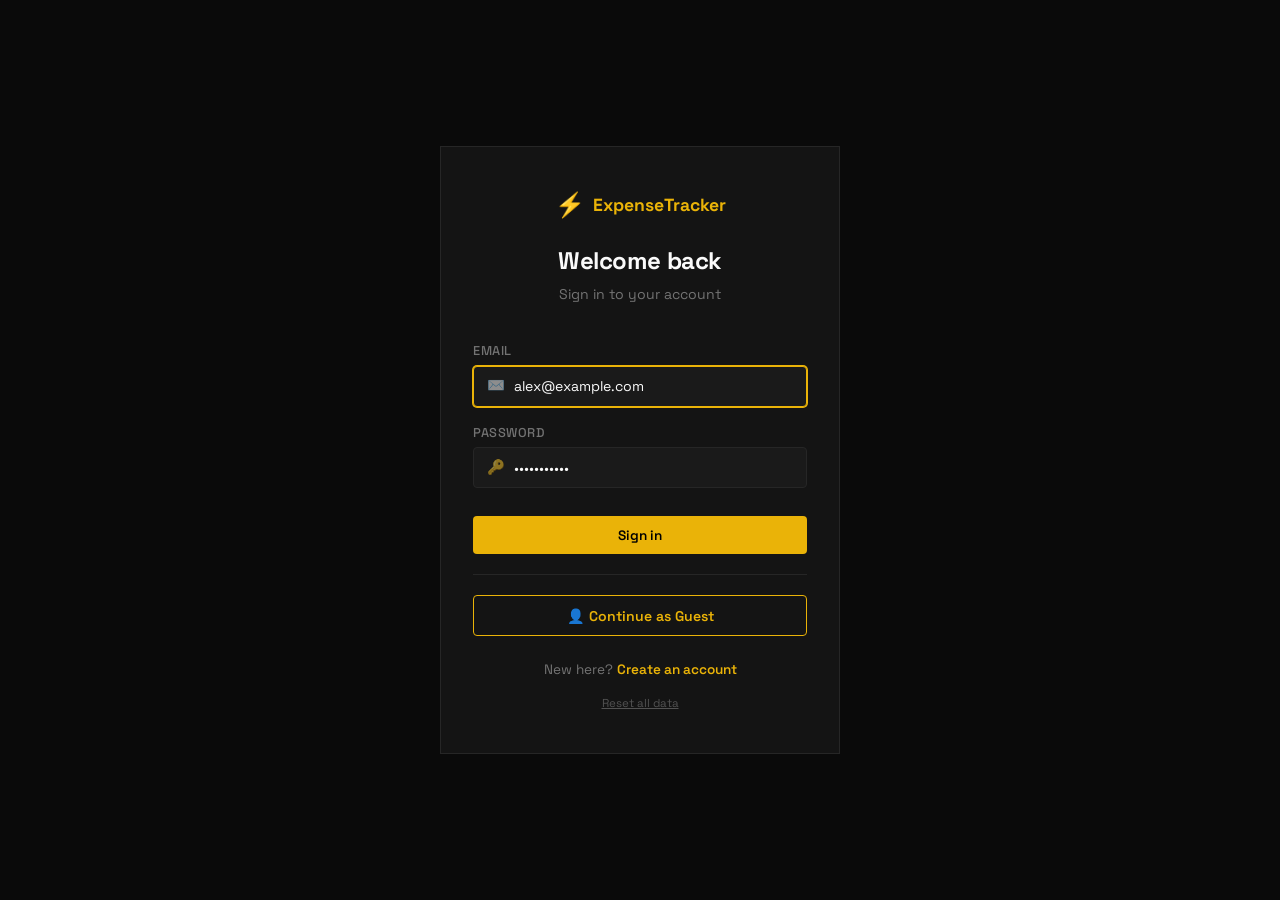
<file: index.html>
<!DOCTYPE html>
<html lang="en">
<head>
    <meta charset="UTF-8">
    <meta http-equiv="refresh" content="0; url=08_Instant_Browser_App_NoServer/login.html">
    <title>ExpenseTracker — Redirecting...</title>
</head>
<body>
    <p>Opening ExpenseTracker... If not redirected, <a href="08_Instant_Browser_App_NoServer/login.html">click here to open the application</a>.</p>
</body>
</html>
</file>
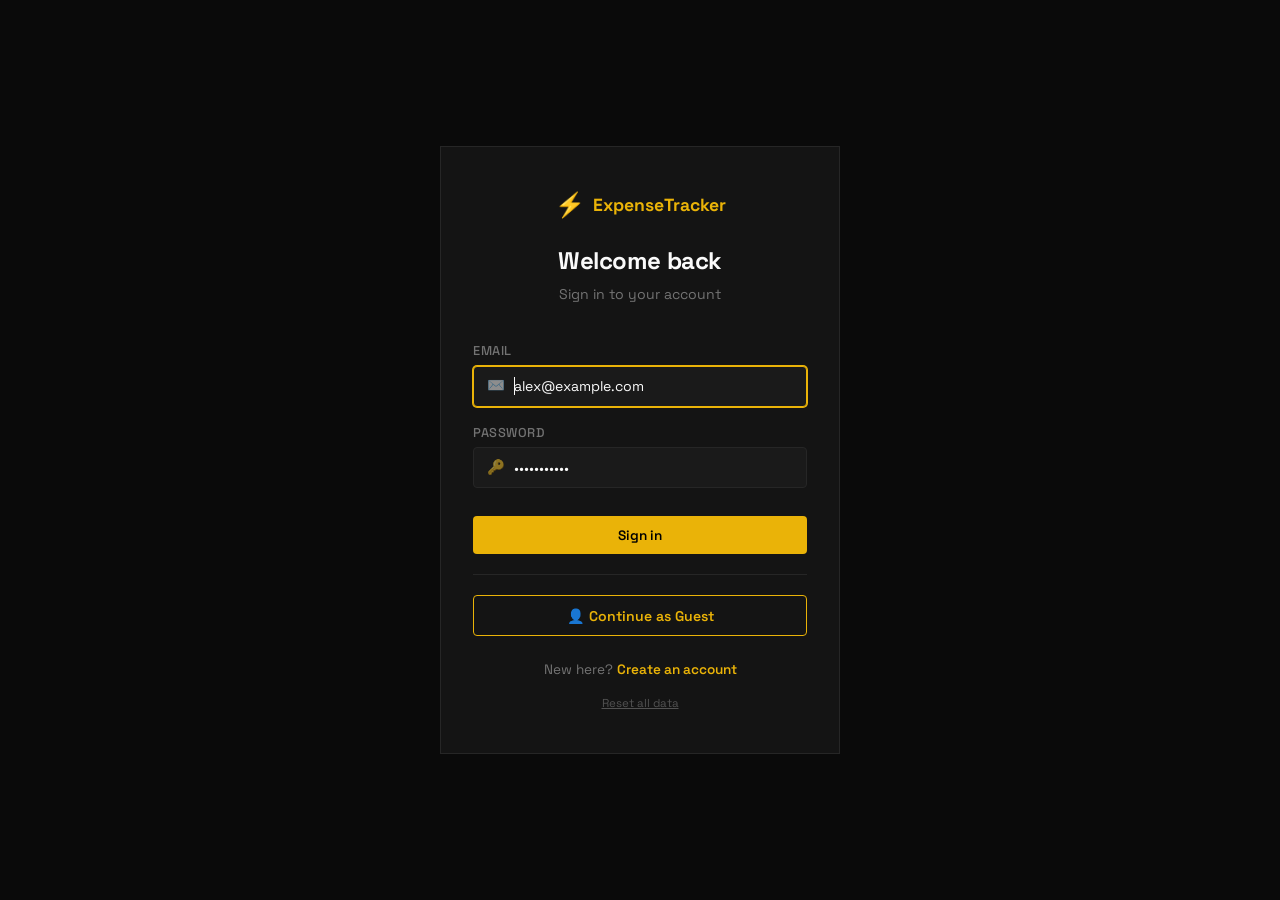
<file: 08_Instant_Browser_App_NoServer/index.html>
<!DOCTYPE html>
<html lang="en">
<head>
    <meta charset="UTF-8">
    <meta http-equiv="refresh" content="0; url=login.html">
    <title>ExpenseTracker — Redirecting...</title>
</head>
<body>
    <p>Opening ExpenseTracker... If not redirected, <a href="login.html">click here to open the application</a>.</p>
</body>
</html>
</file>
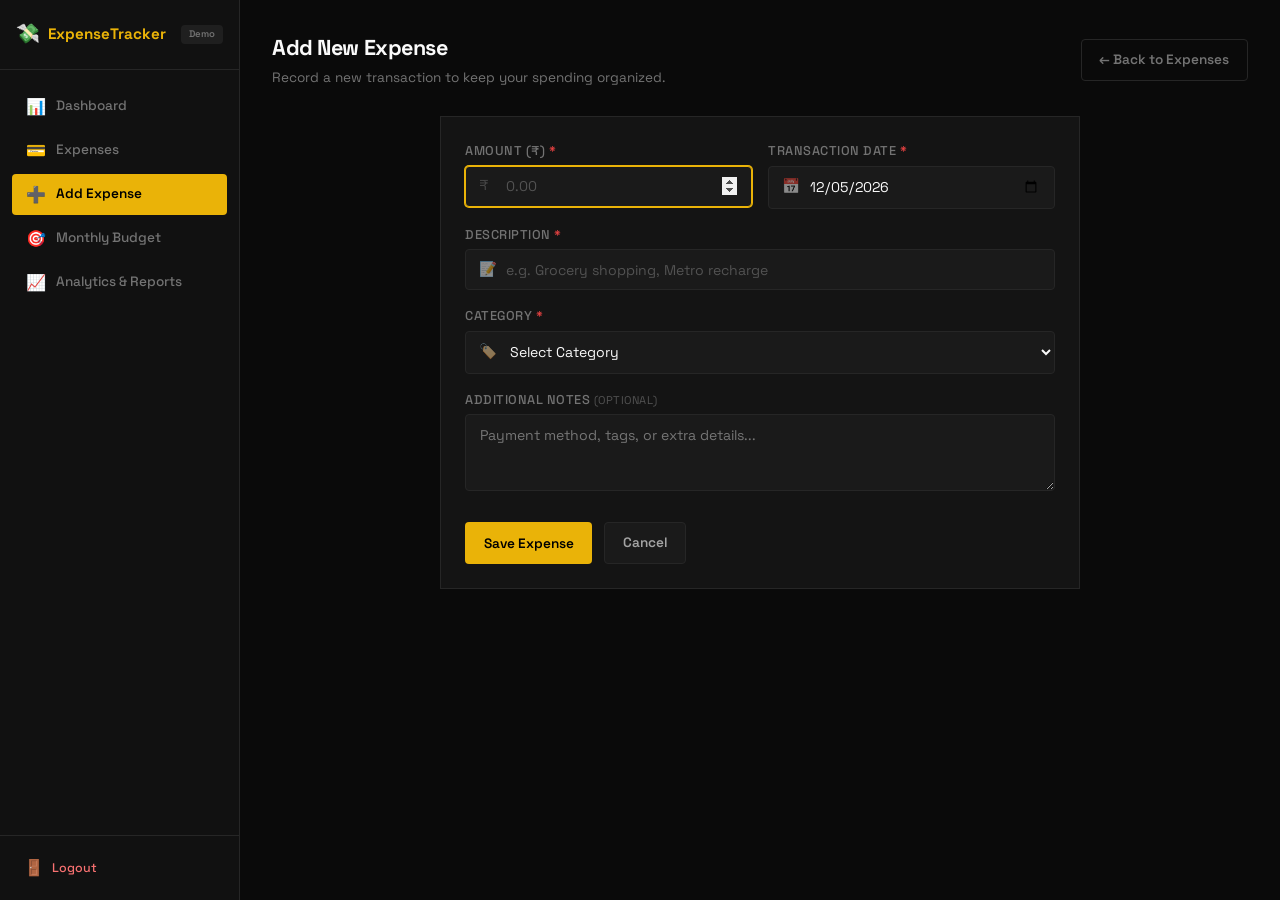
<file: 08_Instant_Browser_App_NoServer/add-expense.html>
<!DOCTYPE html>
<html lang="en">
<head>
    <meta charset="UTF-8">
    <meta name="viewport" content="width=device-width, initial-scale=1.0">
    <title>Add Expense — ExpenseTracker</title>
    <link rel="preconnect" href="https://fonts.googleapis.com">
    <link rel="preconnect" href="https://fonts.gstatic.com" crossorigin>
    <link href="https://fonts.googleapis.com/css2?family=Space+Grotesk:wght@400;500;600;700&display=swap" rel="stylesheet">
    <link rel="stylesheet" href="css/style.css">
</head>
<body class="app-body">
    <div class="app-layout">
        <!-- Sidebar Navigation -->
        <aside class="app-sidebar" id="appSidebar">
            <div class="sidebar-brand">
                <div class="brand-logo"><span class="logo-icon">💸</span><span class="brand-name">ExpenseTracker</span></div>
                <span class="badge-tag badge-subtle">Demo</span>
            </div>
            <nav class="sidebar-nav">
                <ul class="nav-list">
                    <li class="nav-item"><a href="dashboard.html" class="nav-link"><span class="nav-icon">📊</span><span class="nav-label">Dashboard</span></a></li>
                    <li class="nav-item"><a href="expenses.html" class="nav-link"><span class="nav-icon">💳</span><span class="nav-label">Expenses</span></a></li>
                    <li class="nav-item"><a href="add-expense.html" class="nav-link active"><span class="nav-icon">➕</span><span class="nav-label">Add Expense</span></a></li>
                    <li class="nav-item"><a href="budget.html" class="nav-link"><span class="nav-icon">🎯</span><span class="nav-label">Monthly Budget</span></a></li>
                    <li class="nav-item"><a href="reports.html" class="nav-link"><span class="nav-icon">📈</span><span class="nav-label">Analytics & Reports</span></a></li>
                </ul>
            </nav>
            <div class="sidebar-footer">
                <a href="#" onclick="AppStorage.logout()" class="btn-logout"><span class="nav-icon">🚪</span><span class="nav-label">Logout</span></a>
            </div>
        </aside>

        <!-- Main Content -->
        <main class="app-main">
            <div class="page-header">
                <div>
                    <h1 class="page-title">Add New Expense</h1>
                    <p class="page-subtitle">Record a new transaction to keep your spending organized.</p>
                </div>
                <div class="header-actions">
                    <a href="expenses.html" class="btn btn-ghost"><span>← Back to Expenses</span></a>
                </div>
            </div>

            <div class="form-container-card">
                <div class="card form-card">
                    <form id="addExpenseForm">
                        <div class="form-grid-2">
                            <div class="form-group">
                                <label for="amount">Amount (₹) <span class="required">*</span></label>
                                <div class="input-wrapper">
                                    <span class="input-icon">₹</span>
                                    <input type="number" id="amount" step="0.01" min="0.01" placeholder="0.00" required autofocus>
                                </div>
                            </div>

                            <div class="form-group">
                                <label for="date">Transaction Date <span class="required">*</span></label>
                                <div class="input-wrapper">
                                    <span class="input-icon">📅</span>
                                    <input type="date" id="date" required>
                                </div>
                            </div>
                        </div>

                        <div class="form-group">
                            <label for="description">Description <span class="required">*</span></label>
                            <div class="input-wrapper">
                                <span class="input-icon">📝</span>
                                <input type="text" id="description" placeholder="e.g. Grocery shopping, Metro recharge" required>
                            </div>
                        </div>

                        <div class="form-group">
                            <label for="category">Category <span class="required">*</span></label>
                            <div class="input-wrapper">
                                <span class="input-icon">🏷️</span>
                                <select id="category" class="form-select" required>
                                    <option value="" disabled selected>Select Category</option>
                                    <option value="Food">Food</option>
                                    <option value="Transport">Transport</option>
                                    <option value="Education">Education</option>
                                    <option value="Shopping">Shopping</option>
                                    <option value="Entertainment">Entertainment</option>
                                    <option value="Bills">Bills</option>
                                    <option value="Health">Health</option>
                                    <option value="Other">Other</option>
                                </select>
                            </div>
                        </div>

                        <div class="form-group">
                            <label for="notes">Additional Notes <span class="optional">(Optional)</span></label>
                            <textarea id="notes" rows="3" class="form-textarea" placeholder="Payment method, tags, or extra details..."></textarea>
                        </div>

                        <div class="form-actions">
                            <button type="submit" class="btn btn-primary"><span>Save Expense</span></button>
                            <a href="expenses.html" class="btn btn-secondary">Cancel</a>
                        </div>
                    </form>
                </div>
            </div>
        </main>
    </div>

    <script src="js/storage.js"></script>
    <script>
        document.getElementById('date').value = new Date().toISOString().split('T')[0];

        document.getElementById('addExpenseForm').addEventListener('submit', (e) => {
            e.preventDefault();
            const exp = {
                amount: document.getElementById('amount').value,
                date: document.getElementById('date').value,
                description: document.getElementById('description').value.trim(),
                category: document.getElementById('category').value,
                notes: document.getElementById('notes').value.trim()
            };

            AppStorage.addExpense(exp);
            window.location.href = 'expenses.html';
        });
    </script>
</body>
</html>
</file>
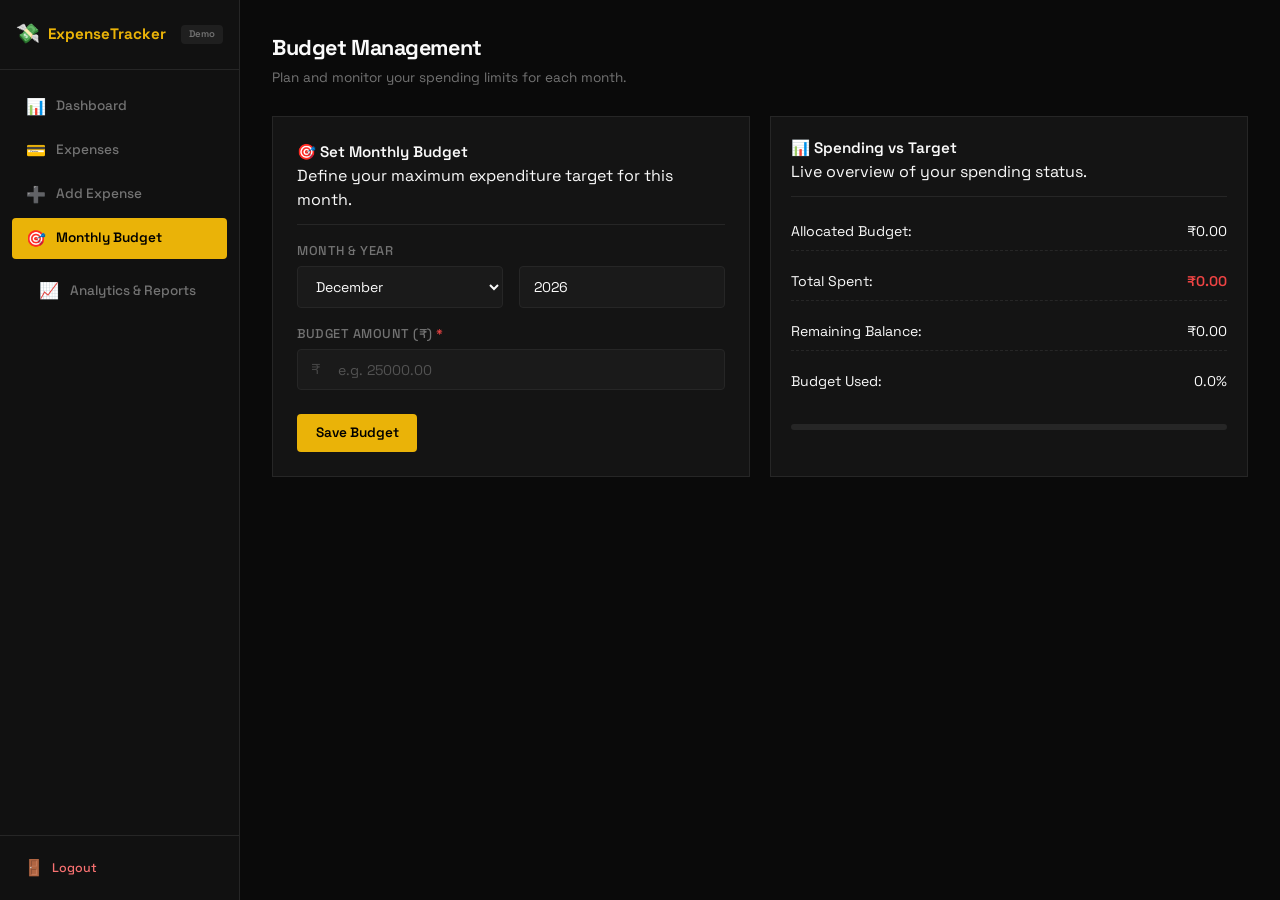
<file: 08_Instant_Browser_App_NoServer/budget.html>
<!DOCTYPE html>
<html lang="en">
<head>
    <meta charset="UTF-8">
    <meta name="viewport" content="width=device-width, initial-scale=1.0">
    <title>Budget Management — ExpenseTracker</title>
    <link rel="preconnect" href="https://fonts.googleapis.com">
    <link rel="preconnect" href="https://fonts.gstatic.com" crossorigin>
    <link href="https://fonts.googleapis.com/css2?family=Space+Grotesk:wght@400;500;600;700&display=swap" rel="stylesheet">
    <link rel="stylesheet" href="css/style.css">
</head>
<body class="app-body">
    <div class="app-layout">
        <!-- Sidebar Navigation -->
        <aside class="app-sidebar" id="appSidebar">
            <div class="sidebar-brand">
                <div class="brand-logo"><span class="logo-icon">💸</span><span class="brand-name">ExpenseTracker</span></div>
                <span class="badge-tag badge-subtle">Demo</span>
            </div>
            <nav class="sidebar-nav">
                <ul class="nav-list">
                    <li class="nav-item"><a href="dashboard.html" class="nav-link"><span class="nav-icon">📊</span><span class="nav-label">Dashboard</span></a></li>
                    <li class="nav-item"><a href="expenses.html" class="nav-link"><span class="nav-icon">💳</span><span class="nav-label">Expenses</span></a></li>
                    <li class="nav-item"><a href="add-expense.html" class="nav-link"><span class="nav-icon">➕</span><span class="nav-label">Add Expense</span></a></li>
                    <li class="nav-item"><a href="budget.html" class="nav-link active"><span class="nav-icon">🎯</span><span class="nav-label">Monthly Budget</span></a></li>
                    <li class="nav-item"><a href="reports.html" class="nav-link"><span class="nav-link"><span class="nav-icon">📈</span><span class="nav-label">Analytics & Reports</span></a></li>
                </ul>
            </nav>
            <div class="sidebar-footer">
                <a href="#" onclick="AppStorage.logout()" class="btn-logout"><span class="nav-icon">🚪</span><span class="nav-label">Logout</span></a>
            </div>
        </aside>

        <!-- Main Content Area -->
        <main class="app-main">
            <div class="page-header">
                <div>
                    <h1 class="page-title">Budget Management</h1>
                    <p class="page-subtitle">Plan and monitor your spending limits for each month.</p>
                </div>
            </div>

            <div id="budgetAlert"></div>

            <div class="grid-2-col">
                <!-- Card 1: Form -->
                <div class="card form-card">
                    <div class="card-header-styled">
                        <h3>🎯 Set Monthly Budget</h3>
                        <p class="text-muted">Define your maximum expenditure target for this month.</p>
                    </div>

                    <form id="budgetForm" class="mt-3">
                        <div class="form-group">
                            <label for="month">Month & Year</label>
                            <div class="form-grid-2">
                                <select id="month" class="form-select">
                                    <option value="1">January</option>
                                    <option value="2">February</option>
                                    <option value="3">March</option>
                                    <option value="4">April</option>
                                    <option value="5">May</option>
                                    <option value="6">June</option>
                                    <option value="7">July</option>
                                    <option value="8">August</option>
                                    <option value="9">September</option>
                                    <option value="10">October</option>
                                    <option value="11">November</option>
                                    <option value="12">December</option>
                                </select>
                                <input type="number" id="year" value="2026" min="2020" max="2035" class="form-input">
                            </div>
                        </div>

                        <div class="form-group">
                            <label for="amount">Budget Amount (₹) <span class="required">*</span></label>
                            <div class="input-wrapper">
                                <span class="input-icon">₹</span>
                                <input type="number" id="amount" step="0.01" min="0.01" placeholder="e.g. 25000.00" required>
                            </div>
                        </div>

                        <div class="form-actions">
                            <button type="submit" class="btn btn-primary"><span>Save Budget</span></button>
                        </div>
                    </form>
                </div>

                <!-- Card 2: Overview -->
                <div class="card status-overview-card">
                    <div class="card-header-styled">
                        <h3>📊 Spending vs Target</h3>
                        <p class="text-muted">Live overview of your spending status.</p>
                    </div>

                    <div class="budget-metrics-list mt-3">
                        <div class="metric-row"><span class="metric-title">Allocated Budget:</span><span class="metric-val" id="dispBudget">₹0.00</span></div>
                        <div class="metric-row"><span class="metric-title">Total Spent:</span><span class="metric-val stat-danger" id="dispSpent">₹0.00</span></div>
                        <div class="metric-row"><span class="metric-title">Remaining Balance:</span><span class="metric-val" id="dispRemaining">₹0.00</span></div>
                        <div class="metric-row"><span class="metric-title">Budget Used:</span><span class="metric-val" id="dispPct">0.0%</span></div>
                    </div>

                    <div class="progress-bar-container mt-4">
                        <div class="progress-bar-fill" id="budgetBar" style="width: 0%;"></div>
                    </div>
                </div>
            </div>
        </main>
    </div>

    <script src="js/storage.js"></script>
    <script>
        const now = new Date();
        document.getElementById('month').value = now.getMonth() + 1;
        document.getElementById('year').value = now.getFullYear();

        function refreshBudgetStatus() {
            const m = parseInt(document.getElementById('month').value);
            const y = parseInt(document.getElementById('year').value);
            const analytics = AppStorage.getMonthlyAnalytics(m, y);

            document.getElementById('amount').value = analytics.budgetAmount > 0 ? analytics.budgetAmount : '';
            document.getElementById('dispBudget').textContent = `₹${analytics.budgetAmount.toFixed(2)}`;
            document.getElementById('dispSpent').textContent = `₹${analytics.totalSpent.toFixed(2)}`;
            document.getElementById('dispRemaining').textContent = `₹${analytics.remainingBudget.toFixed(2)}`;
            document.getElementById('dispPct').textContent = `${analytics.percentageUsed.toFixed(1)}%`;

            const bar = document.getElementById('budgetBar');
            bar.style.width = `${analytics.percentageUsed}%`;
            if (analytics.statusLevel === 'EXCEEDED') bar.className = 'progress-bar-fill bg-danger';
            else if (analytics.statusLevel === 'WARNING') bar.className = 'progress-bar-fill bg-warning';
            else bar.className = 'progress-bar-fill bg-success';
        }

        document.getElementById('month').addEventListener('change', refreshBudgetStatus);
        document.getElementById('year').addEventListener('change', refreshBudgetStatus);

        document.getElementById('budgetForm').addEventListener('submit', (e) => {
            e.preventDefault();
            const m = parseInt(document.getElementById('month').value);
            const y = parseInt(document.getElementById('year').value);
            const amt = parseFloat(document.getElementById('amount').value);

            AppStorage.setBudget(m, y, amt);
            document.getElementById('budgetAlert').innerHTML = `
                <div class="alert alert-success">
                    <span class="alert-icon">✅</span>
                    <span>Monthly budget updated successfully!</span>
                </div>
            `;
            refreshBudgetStatus();
        });

        document.addEventListener('DOMContentLoaded', refreshBudgetStatus);
    </script>
</body>
</html>
</file>
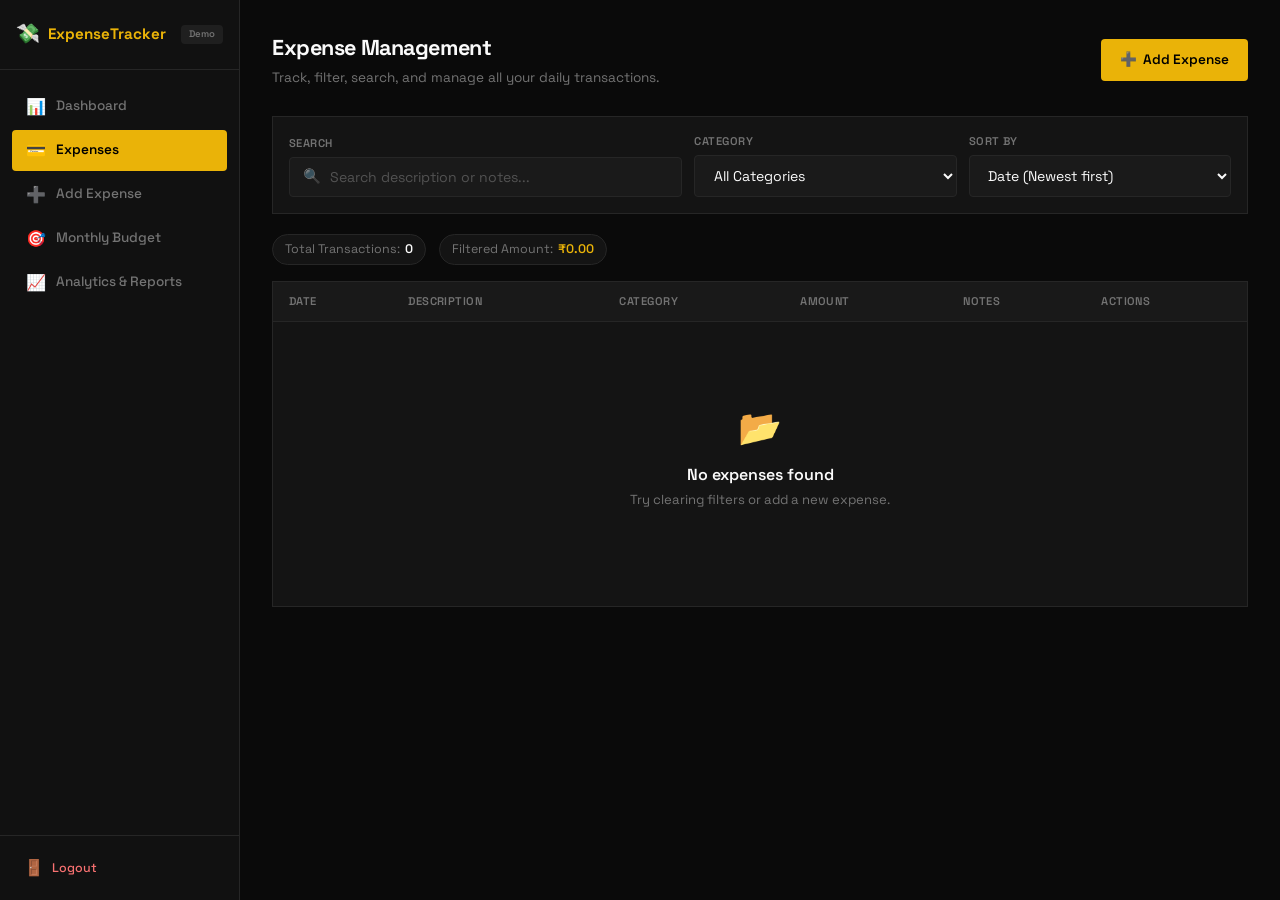
<file: 08_Instant_Browser_App_NoServer/edit-expense.html>
<!DOCTYPE html>
<html lang="en">
<head>
    <meta charset="UTF-8">
    <meta name="viewport" content="width=device-width, initial-scale=1.0">
    <title>Edit Expense — ExpenseTracker</title>
    <link rel="preconnect" href="https://fonts.googleapis.com">
    <link rel="preconnect" href="https://fonts.gstatic.com" crossorigin>
    <link href="https://fonts.googleapis.com/css2?family=Space+Grotesk:wght@400;500;600;700&display=swap" rel="stylesheet">
    <link rel="stylesheet" href="css/style.css">
</head>
<body class="app-body">
    <div class="app-layout">
        <!-- Sidebar Navigation -->
        <aside class="app-sidebar" id="appSidebar">
            <div class="sidebar-brand">
                <div class="brand-logo"><span class="logo-icon">💸</span><span class="brand-name">ExpenseTracker</span></div>
                <span class="badge-tag badge-subtle">Demo</span>
            </div>
            <nav class="sidebar-nav">
                <ul class="nav-list">
                    <li class="nav-item"><a href="dashboard.html" class="nav-link"><span class="nav-icon">📊</span><span class="nav-label">Dashboard</span></a></li>
                    <li class="nav-item"><a href="expenses.html" class="nav-link active"><span class="nav-icon">💳</span><span class="nav-label">Expenses</span></a></li>
                    <li class="nav-item"><a href="add-expense.html" class="nav-link"><span class="nav-icon">➕</span><span class="nav-label">Add Expense</span></a></li>
                    <li class="nav-item"><a href="budget.html" class="nav-link"><span class="nav-icon">🎯</span><span class="nav-label">Monthly Budget</span></a></li>
                    <li class="nav-item"><a href="reports.html" class="nav-link"><span class="nav-icon">📈</span><span class="nav-label">Analytics & Reports</span></a></li>
                </ul>
            </nav>
            <div class="sidebar-footer">
                <a href="#" onclick="AppStorage.logout()" class="btn-logout"><span class="nav-icon">🚪</span><span class="nav-label">Logout</span></a>
            </div>
        </aside>

        <!-- Main Content -->
        <main class="app-main">
            <div class="page-header">
                <div>
                    <h1 class="page-title">Edit Expense</h1>
                    <p class="page-subtitle">Update your transaction details.</p>
                </div>
                <div class="header-actions">
                    <a href="expenses.html" class="btn btn-ghost"><span>← Back to Expenses</span></a>
                </div>
            </div>

            <div class="form-container-card">
                <div class="card form-card">
                    <form id="editExpenseForm">
                        <div class="form-grid-2">
                            <div class="form-group">
                                <label for="amount">Amount (₹) <span class="required">*</span></label>
                                <div class="input-wrapper">
                                    <span class="input-icon">₹</span>
                                    <input type="number" id="amount" step="0.01" min="0.01" required autofocus>
                                </div>
                            </div>

                            <div class="form-group">
                                <label for="date">Transaction Date <span class="required">*</span></label>
                                <div class="input-wrapper">
                                    <span class="input-icon">📅</span>
                                    <input type="date" id="date" required>
                                </div>
                            </div>
                        </div>

                        <div class="form-group">
                            <label for="description">Description <span class="required">*</span></label>
                            <div class="input-wrapper">
                                <span class="input-icon">📝</span>
                                <input type="text" id="description" required>
                            </div>
                        </div>

                        <div class="form-group">
                            <label for="category">Category <span class="required">*</span></label>
                            <div class="input-wrapper">
                                <span class="input-icon">🏷️</span>
                                <select id="category" class="form-select" required>
                                    <option value="Food">Food</option>
                                    <option value="Transport">Transport</option>
                                    <option value="Education">Education</option>
                                    <option value="Shopping">Shopping</option>
                                    <option value="Entertainment">Entertainment</option>
                                    <option value="Bills">Bills</option>
                                    <option value="Health">Health</option>
                                    <option value="Other">Other</option>
                                </select>
                            </div>
                        </div>

                        <div class="form-group">
                            <label for="notes">Additional Notes <span class="optional">(Optional)</span></label>
                            <textarea id="notes" rows="3" class="form-textarea"></textarea>
                        </div>

                        <div class="form-actions">
                            <button type="submit" class="btn btn-primary"><span>Update Expense</span></button>
                            <a href="expenses.html" class="btn btn-secondary">Cancel</a>
                        </div>
                    </form>
                </div>
            </div>
        </main>
    </div>

    <script src="js/storage.js"></script>
    <script>
        const urlParams = new URLSearchParams(window.location.search);
        const expenseId = urlParams.get('id');
        const expense = AppStorage.getExpenseById(expenseId);

        if (!expense) {
            alert('Expense not found.');
            window.location.href = 'expenses.html';
        } else {
            document.getElementById('amount').value = expense.amount;
            document.getElementById('date').value = expense.date;
            document.getElementById('description').value = expense.description;
            document.getElementById('category').value = expense.category;
            document.getElementById('notes').value = expense.notes || '';
        }

        document.getElementById('editExpenseForm').addEventListener('submit', (e) => {
            e.preventDefault();
            const updated = {
                amount: document.getElementById('amount').value,
                date: document.getElementById('date').value,
                description: document.getElementById('description').value.trim(),
                category: document.getElementById('category').value,
                notes: document.getElementById('notes').value.trim()
            };

            AppStorage.updateExpense(expenseId, updated);
            window.location.href = 'expenses.html';
        });
    </script>
</body>
</html>
</file>
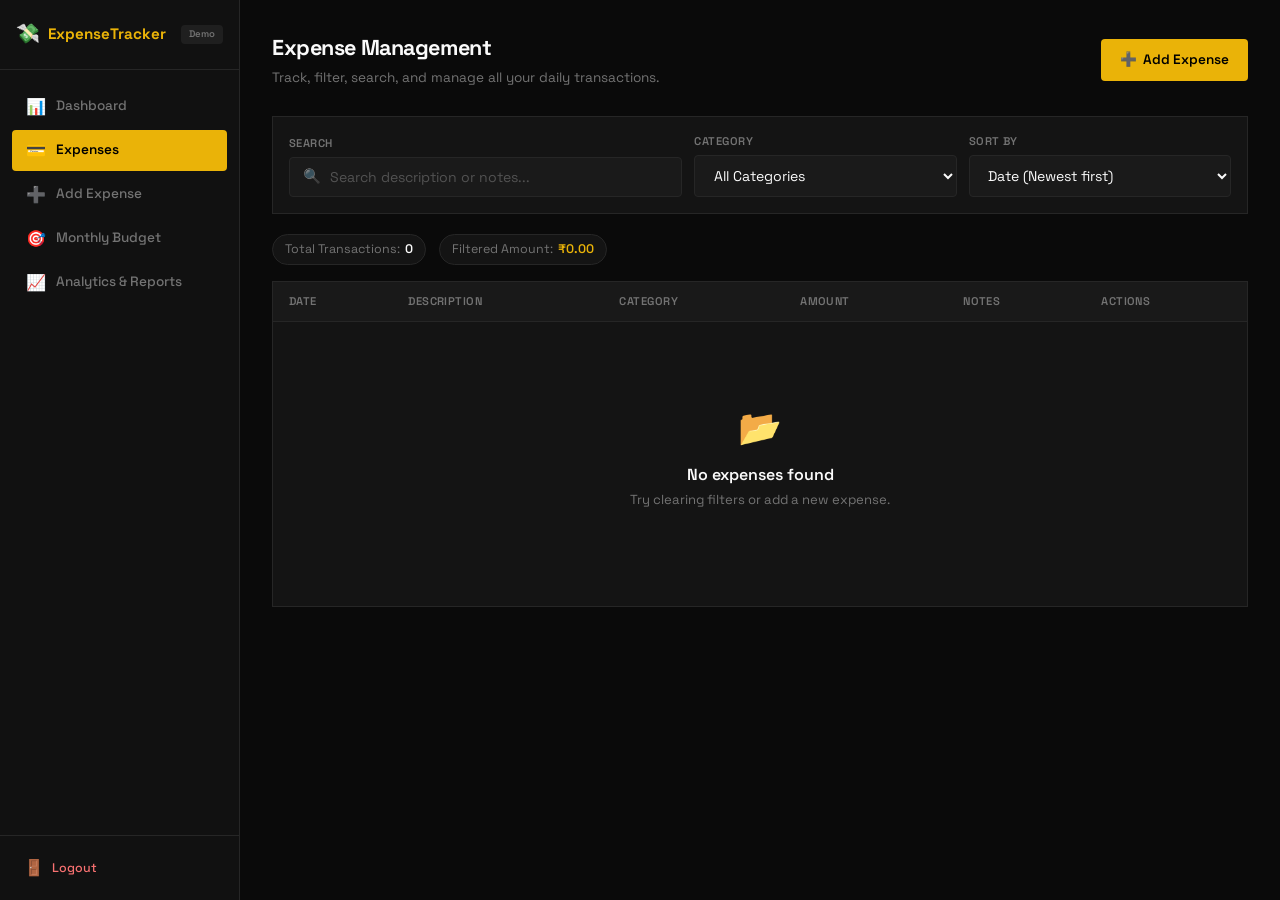
<file: 08_Instant_Browser_App_NoServer/expenses.html>
<!DOCTYPE html>
<html lang="en">
<head>
    <meta charset="UTF-8">
    <meta name="viewport" content="width=device-width, initial-scale=1.0">
    <title>Expense Management — ExpenseTracker</title>
    <link rel="preconnect" href="https://fonts.googleapis.com">
    <link rel="preconnect" href="https://fonts.gstatic.com" crossorigin>
    <link href="https://fonts.googleapis.com/css2?family=Space+Grotesk:wght@400;500;600;700&display=swap" rel="stylesheet">
    <link rel="stylesheet" href="css/style.css">
</head>
<body class="app-body">
    <div class="app-layout">
        <!-- Sidebar Navigation -->
        <aside class="app-sidebar" id="appSidebar">
            <div class="sidebar-brand">
                <div class="brand-logo"><span class="logo-icon">💸</span><span class="brand-name">ExpenseTracker</span></div>
                <span class="badge-tag badge-subtle">Demo</span>
            </div>
            <nav class="sidebar-nav">
                <ul class="nav-list">
                    <li class="nav-item"><a href="dashboard.html" class="nav-link"><span class="nav-icon">📊</span><span class="nav-label">Dashboard</span></a></li>
                    <li class="nav-item"><a href="expenses.html" class="nav-link active"><span class="nav-icon">💳</span><span class="nav-label">Expenses</span></a></li>
                    <li class="nav-item"><a href="add-expense.html" class="nav-link"><span class="nav-icon">➕</span><span class="nav-label">Add Expense</span></a></li>
                    <li class="nav-item"><a href="budget.html" class="nav-link"><span class="nav-icon">🎯</span><span class="nav-label">Monthly Budget</span></a></li>
                    <li class="nav-item"><a href="reports.html" class="nav-link"><span class="nav-icon">📈</span><span class="nav-label">Analytics & Reports</span></a></li>
                </ul>
            </nav>
            <div class="sidebar-footer">
                <a href="#" onclick="AppStorage.logout()" class="btn-logout"><span class="nav-icon">🚪</span><span class="nav-label">Logout</span></a>
            </div>
        </aside>

        <!-- Main Content Area -->
        <main class="app-main">
            <div class="page-header">
                <div>
                    <h1 class="page-title">Expense Management</h1>
                    <p class="page-subtitle">Track, filter, search, and manage all your daily transactions.</p>
                </div>
                <div class="header-actions">
                    <a href="add-expense.html" class="btn btn-primary"><span class="btn-icon">➕</span><span>Add Expense</span></a>
                </div>
            </div>

            <!-- Filters Toolbar -->
            <div class="card toolbar-card">
                <div class="filter-grid">
                    <div class="filter-group filter-search">
                        <label for="query">Search</label>
                        <div class="input-wrapper">
                            <span class="input-icon">🔍</span>
                            <input type="text" id="query" placeholder="Search description or notes...">
                        </div>
                    </div>

                    <div class="filter-group">
                        <label for="category">Category</label>
                        <select id="category" class="form-select">
                            <option value="ALL">All Categories</option>
                            <option value="Food">Food</option>
                            <option value="Transport">Transport</option>
                            <option value="Education">Education</option>
                            <option value="Shopping">Shopping</option>
                            <option value="Entertainment">Entertainment</option>
                            <option value="Bills">Bills</option>
                            <option value="Health">Health</option>
                            <option value="Other">Other</option>
                        </select>
                    </div>

                    <div class="filter-group">
                        <label for="sortBy">Sort By</label>
                        <select id="sortBy" class="form-select">
                            <option value="date_desc">Date (Newest first)</option>
                            <option value="date_asc">Date (Oldest first)</option>
                            <option value="amount_desc">Amount (High to Low)</option>
                            <option value="amount_asc">Amount (Low to High)</option>
                            <option value="desc_asc">Description (A-Z)</option>
                        </select>
                    </div>
                </div>
            </div>

            <!-- Summary Ribbon -->
            <div class="stats-ribbon">
                <div class="stat-pill"><span class="stat-pill-label">Total Transactions:</span><span class="stat-pill-value" id="filteredCount">0</span></div>
                <div class="stat-pill"><span class="stat-pill-label">Filtered Amount:</span><span class="stat-pill-value stat-highlight" id="filteredTotal">₹0.00</span></div>
            </div>

            <!-- Data Table -->
            <div class="card table-card">
                <div class="table-responsive">
                    <table class="data-table">
                        <thead>
                            <tr>
                                <th>Date</th>
                                <th>Description</th>
                                <th>Category</th>
                                <th class="text-right">Amount</th>
                                <th>Notes</th>
                                <th class="text-center">Actions</th>
                            </tr>
                        </thead>
                        <tbody id="expensesTableBody"></tbody>
                    </table>
                </div>
            </div>
        </main>
    </div>

    <script src="js/storage.js"></script>
    <script>
        function renderExpenses() {
            const query = document.getElementById('query').value.toLowerCase().trim();
            const category = document.getElementById('category').value;
            const sortBy = document.getElementById('sortBy').value;

            let list = AppStorage.getExpenses();

            // Filter by search
            if (query) {
                list = list.filter(e => (e.description && e.description.toLowerCase().includes(query)) || (e.notes && e.notes.toLowerCase().includes(query)));
            }

            // Filter by category
            if (category !== 'ALL') {
                list = list.filter(e => e.category === category);
            }

            // Sort
            if (sortBy === 'date_desc') list.sort((a, b) => b.date.localeCompare(a.date));
            else if (sortBy === 'date_asc') list.sort((a, b) => a.date.localeCompare(b.date));
            else if (sortBy === 'amount_desc') list.sort((a, b) => b.amount - a.amount);
            else if (sortBy === 'amount_asc') list.sort((a, b) => a.amount - b.amount);
            else if (sortBy === 'desc_asc') list.sort((a, b) => a.description.localeCompare(b.description));

            // Summary
            const total = list.reduce((sum, e) => sum + parseFloat(e.amount), 0);
            document.getElementById('filteredCount').textContent = list.length;
            document.getElementById('filteredTotal').textContent = `₹${total.toFixed(2)}`;

            // Body
            const tbody = document.getElementById('expensesTableBody');
            if (list.length > 0) {
                tbody.innerHTML = list.map(exp => `
                    <tr>
                        <td class="cell-date"><span class="date-badge">${exp.date}</span></td>
                        <td class="cell-desc"><strong>${exp.description}</strong></td>
                        <td><span class="category-badge cat-${exp.category.toLowerCase()}">${exp.category}</span></td>
                        <td class="text-right cell-amount">₹${parseFloat(exp.amount).toFixed(2)}</td>
                        <td class="cell-notes text-muted">${exp.notes || '—'}</td>
                        <td class="text-center cell-actions">
                            <div class="action-btn-group">
                                <a href="edit-expense.html?id=${exp.id}" class="btn-icon-action btn-edit" title="Edit">✏️</a>
                                <button onclick="handleDelete('${exp.id}', '${exp.description}', ${exp.amount})" class="btn-icon-action btn-delete" title="Delete">🗑️</button>
                            </div>
                        </td>
                    </tr>
                `).join('');
            } else {
                tbody.innerHTML = `<tr><td colspan="6" class="table-empty"><div class="empty-state"><span class="empty-icon">📂</span><h3>No expenses found</h3><p>Try clearing filters or add a new expense.</p></div></td></tr>`;
            }
        }

        function handleDelete(id, desc, amt) {
            if (confirm(`Are you sure you want to delete "${desc}" (₹${parseFloat(amt).toFixed(2)})?`)) {
                AppStorage.deleteExpense(id);
                renderExpenses();
            }
        }

        document.getElementById('query').addEventListener('input', renderExpenses);
        document.getElementById('category').addEventListener('change', renderExpenses);
        document.getElementById('sortBy').addEventListener('change', renderExpenses);

        document.addEventListener('DOMContentLoaded', renderExpenses);
    </script>
</body>
</html>
</file>
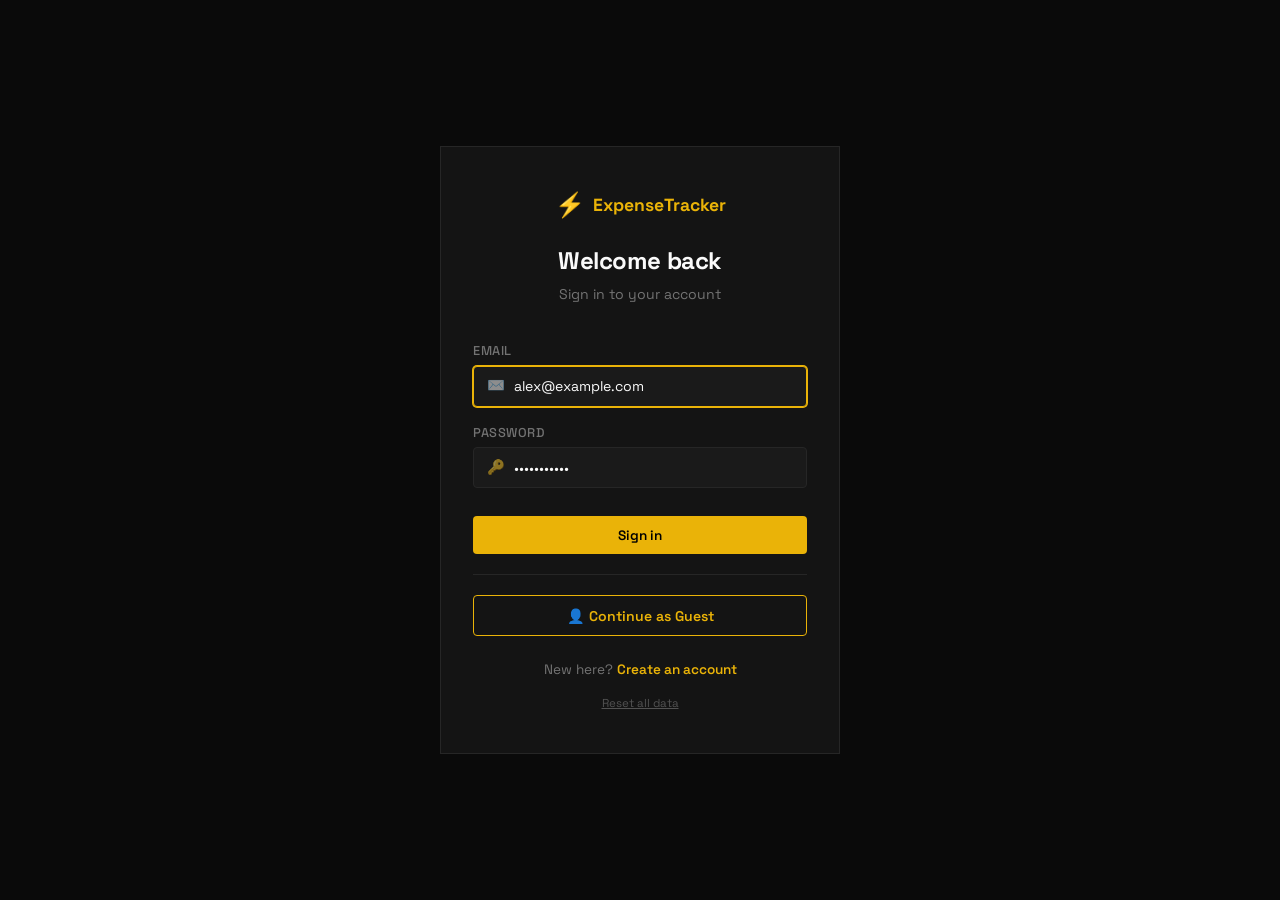
<file: 08_Instant_Browser_App_NoServer/login.html>
<!DOCTYPE html>
<html lang="en">
<head>
    <meta charset="UTF-8">
    <meta name="viewport" content="width=device-width, initial-scale=1.0">
    <title>Login — ExpenseTracker</title>
    <link rel="preconnect" href="https://fonts.googleapis.com">
    <link rel="preconnect" href="https://fonts.gstatic.com" crossorigin>
    <link href="https://fonts.googleapis.com/css2?family=Space+Grotesk:wght@400;500;600;700&display=swap" rel="stylesheet">
    <link rel="stylesheet" href="css/style.css">
</head>
<body class="auth-page">
    <div class="auth-container">
        <div class="auth-card">
            <div class="auth-header">
                <div class="brand-logo">
                    <span class="logo-icon">⚡</span>
                    <span class="brand-name">ExpenseTracker</span>
                </div>
                <h2>Welcome back</h2>
                <p class="auth-subtitle">Sign in to your account</p>
            </div>

            <div id="authAlert"></div>

            <form id="loginForm" class="auth-form">
                <div class="form-group">
                    <label for="email">Email</label>
                    <div class="input-wrapper">
                        <span class="input-icon">✉️</span>
                        <input type="email" id="email" placeholder="you@example.com" required autofocus value="alex@example.com">
                    </div>
                </div>

                <div class="form-group">
                    <label for="password">Password</label>
                    <div class="input-wrapper">
                        <span class="input-icon">🔑</span>
                        <input type="password" id="password" placeholder="••••••••" required value="password123">
                    </div>
                </div>

                <button type="submit" class="btn btn-primary btn-block" style="margin-top: 0.75rem">
                    <span>Sign in</span>
                </button>
            </form>

            <div style="text-align:center; margin-top:1.25rem; padding-top:1.25rem; border-top:1px solid var(--border-color);">
                <button onclick="AppStorage.guestLogin(); window.location.href='dashboard.html';" style="width:100%; padding:0.65rem 1rem; font-size:0.88rem; font-weight:600; font-family:inherit; border-radius:4px; border:1px solid #eab308; background:transparent; color:#eab308; cursor:pointer; display:flex; align-items:center; justify-content:center; gap:0.5rem;">
                    👤 Continue as Guest
                </button>
            </div>

            <div class="auth-footer">
                <p>New here? <a href="register.html" class="auth-link">Create an account</a></p>
                <p style="margin-top: 0.75rem;">
                    <a href="#" onclick="AppStorage.clearAllData(); alert('All data cleared!'); location.reload();" style="font-size: 0.72rem; color: var(--text-subtle); text-decoration: underline;">
                        Reset all data
                    </a>
                </p>
            </div>
        </div>
    </div>

    <script src="js/storage.js"></script>
    <script>
        document.getElementById('loginForm').addEventListener('submit', (e) => {
            e.preventDefault();
            const email = document.getElementById('email').value.trim();
            const password = document.getElementById('password').value;
            const res = AppStorage.login(email, password);
            if (res.success) {
                window.location.href = 'dashboard.html';
            } else {
                document.getElementById('authAlert').innerHTML = `
                    <div class="alert alert-danger">
                        <span>${res.message}</span>
                    </div>
                `;
            }
        });
    </script>
</body>
</html>
</file>
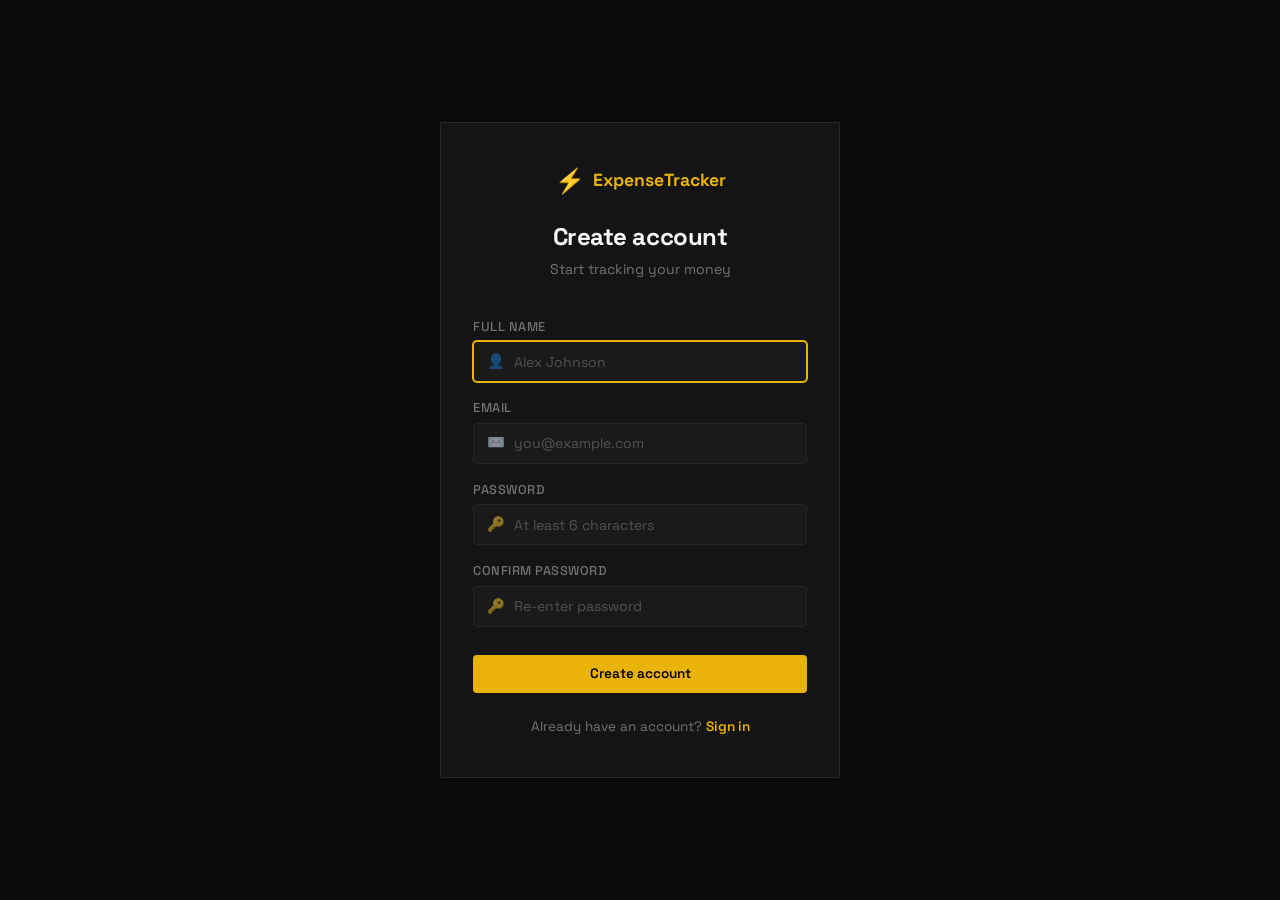
<file: 08_Instant_Browser_App_NoServer/register.html>
<!DOCTYPE html>
<html lang="en">
<head>
    <meta charset="UTF-8">
    <meta name="viewport" content="width=device-width, initial-scale=1.0">
    <title>Create Account — ExpenseTracker</title>
    <link rel="preconnect" href="https://fonts.googleapis.com">
    <link rel="preconnect" href="https://fonts.gstatic.com" crossorigin>
    <link href="https://fonts.googleapis.com/css2?family=Space+Grotesk:wght@400;500;600;700&display=swap" rel="stylesheet">
    <link rel="stylesheet" href="css/style.css">
</head>
<body class="auth-page">
    <div class="auth-container">
        <div class="auth-card">
            <div class="auth-header">
                <div class="brand-logo">
                    <span class="logo-icon">⚡</span>
                    <span class="brand-name">ExpenseTracker</span>
                </div>
                <h2>Create account</h2>
                <p class="auth-subtitle">Start tracking your money</p>
            </div>

            <div id="authAlert"></div>

            <form id="registerForm" class="auth-form">
                <div class="form-group">
                    <label for="name">Full Name</label>
                    <div class="input-wrapper">
                        <span class="input-icon">👤</span>
                        <input type="text" id="name" placeholder="Alex Johnson" required autofocus>
                    </div>
                </div>

                <div class="form-group">
                    <label for="email">Email</label>
                    <div class="input-wrapper">
                        <span class="input-icon">✉️</span>
                        <input type="email" id="email" placeholder="you@example.com" required>
                    </div>
                </div>

                <div class="form-group">
                    <label for="password">Password</label>
                    <div class="input-wrapper">
                        <span class="input-icon">🔑</span>
                        <input type="password" id="password" placeholder="At least 6 characters" required minlength="6">
                    </div>
                </div>

                <div class="form-group">
                    <label for="confirmPassword">Confirm Password</label>
                    <div class="input-wrapper">
                        <span class="input-icon">🔑</span>
                        <input type="password" id="confirmPassword" placeholder="Re-enter password" required minlength="6">
                    </div>
                </div>

                <button type="submit" class="btn btn-primary btn-block" style="margin-top: 0.75rem">
                    <span>Create account</span>
                </button>
            </form>

            <div class="auth-footer">
                <p>Already have an account? <a href="login.html" class="auth-link">Sign in</a></p>
            </div>
        </div>
    </div>

    <script src="js/storage.js"></script>
    <script>
        document.getElementById('registerForm').addEventListener('submit', (e) => {
            e.preventDefault();
            const name = document.getElementById('name').value.trim();
            const email = document.getElementById('email').value.trim();
            const password = document.getElementById('password').value;
            const confirmPassword = document.getElementById('confirmPassword').value;

            if (password !== confirmPassword) {
                document.getElementById('authAlert').innerHTML = '<div class="alert alert-danger"><span>Passwords don\'t match</span></div>';
                return;
            }

            const res = AppStorage.register(name, email, password);
            if (res.success) {
                window.location.href = 'dashboard.html';
            } else {
                document.getElementById('authAlert').innerHTML = `<div class="alert alert-danger"><span>${res.message}</span></div>`;
            }
        });
    </script>
</body>
</html>
</file>
<file: 08_Instant_Browser_App_NoServer/css/style.css>
/* ==========================================================================
   ExpenseTracker — dark & bold theme
   ========================================================================== */

:root {
    --primary: #eab308;
    --primary-hover: #ca8a04;
    --primary-light: rgba(234, 179, 8, 0.1);
    --primary-border: rgba(234, 179, 8, 0.3);

    --accent: #3b82f6;
    --accent-hover: #2563eb;
    --accent-light: rgba(59, 130, 246, 0.1);
    --accent-border: rgba(59, 130, 246, 0.3);

    --success: #22c55e;
    --success-bg: rgba(34, 197, 94, 0.1);
    --success-border: rgba(34, 197, 94, 0.3);
    --success-text: #4ade80;

    --warning: #eab308;
    --warning-bg: rgba(234, 179, 8, 0.1);
    --warning-border: rgba(234, 179, 8, 0.3);
    --warning-text: #facc15;

    --danger: #ef4444;
    --danger-bg: rgba(239, 68, 68, 0.1);
    --danger-border: rgba(239, 68, 68, 0.3);
    --danger-text: #f87171;

    --info: #3b82f6;
    --info-bg: rgba(59, 130, 246, 0.1);
    --info-border: rgba(59, 130, 246, 0.3);
    --info-text: #60a5fa;

    --bg-main: #0a0a0a;
    --bg-card: #141414;
    --bg-input: #1a1a1a;
    --bg-muted: #1a1a1a;
    --sidebar-bg: #111111;
    --sidebar-text: #737373;
    --sidebar-active: #ffffff;
    --sidebar-active-bg: var(--primary);
    --sidebar-border: #262626;

    --text-main: #fafafa;
    --text-secondary: #a3a3a3;
    --text-muted: #737373;
    --text-subtle: #525252;

    --border-color: #262626;
    --border-subtle: #1f1f1f;
    --border-focus: var(--primary);

    --radius-sm: 4px;
    --radius-md: 6px;
    --radius-lg: 8px;
    --radius-full: 9999px;

    --shadow-sm: 0 1px 2px rgba(0,0,0,0.3);
    --shadow-md: 0 4px 12px rgba(0,0,0,0.4);
    --shadow-lg: 0 8px 24px rgba(0,0,0,0.5);
    --shadow-card: 0 1px 3px rgba(0,0,0,0.3);
}

/* Reset */
*, *::before, *::after { box-sizing: border-box; margin: 0; padding: 0; }

::selection {
    background: rgba(234, 179, 8, 0.3);
    color: #facc15;
}

body {
    font-family: 'Space Grotesk', -apple-system, BlinkMacSystemFont, sans-serif;
    background-color: var(--bg-main);
    color: var(--text-main);
    line-height: 1.5;
    -webkit-font-smoothing: antialiased;
}

/* Scrollbar */
::-webkit-scrollbar { width: 6px; }
::-webkit-scrollbar-track { background: transparent; }
::-webkit-scrollbar-thumb { background: #404040; border-radius: var(--radius-full); }
::-webkit-scrollbar-thumb:hover { background: #525252; }

:focus-visible { outline: 2px solid var(--border-focus); outline-offset: 2px; }

a { color: var(--primary); text-decoration: none; }
a:hover { color: var(--primary-hover); }

/* ==========================================================================
   Layout & Sidebar
   ========================================================================== */

.app-layout { display: flex; min-height: 100vh; }

.mobile-navbar {
    display: none;
    position: fixed;
    top: 0; left: 0; right: 0;
    height: 52px;
    background: var(--sidebar-bg);
    color: #fff;
    align-items: center;
    justify-content: space-between;
    padding: 0 1rem;
    z-index: 100;
    border-bottom: 1px solid var(--border-color);
}

.mobile-menu-btn {
    background: transparent;
    border: none;
    color: #fff;
    font-size: 1.3rem;
    cursor: pointer;
}

.app-sidebar {
    width: 240px;
    background-color: var(--sidebar-bg);
    color: var(--sidebar-text);
    display: flex;
    flex-direction: column;
    position: fixed;
    top: 0; bottom: 0; left: 0;
    z-index: 50;
    border-right: 1px solid var(--border-color);
}

.sidebar-brand {
    padding: 1.25rem 1rem;
    display: flex;
    align-items: center;
    gap: 0.5rem;
    border-bottom: 1px solid var(--border-color);
}

.brand-logo {
    display: flex;
    align-items: center;
    gap: 0.5rem;
}

.logo-icon { font-size: 1.2rem; }

.brand-name {
    font-size: 0.95rem;
    font-weight: 700;
    color: var(--primary);
}

.badge-tag { display: inline-flex; align-items: center; justify-content: center; }

.badge-subtle {
    font-size: 0.6rem;
    background: rgba(255,255,255,0.06);
    color: var(--text-muted);
    padding: 2px 8px;
    border-radius: var(--radius-sm);
    font-weight: 600;
    margin-left: auto;
}

.sidebar-nav {
    flex: 1;
    padding: 1rem 0.75rem;
    overflow-y: auto;
}

.nav-list {
    list-style: none;
    display: flex;
    flex-direction: column;
    gap: 0.15rem;
}

.nav-link {
    display: flex;
    align-items: center;
    gap: 0.65rem;
    padding: 0.55rem 0.85rem;
    border-radius: var(--radius-sm);
    color: var(--sidebar-text);
    font-weight: 500;
    font-size: 0.85rem;
    transition: all 0.1s;
    text-decoration: none;
}

.nav-link:hover {
    color: #fff;
    background: rgba(255,255,255,0.04);
}

.nav-link.active {
    color: #000;
    background: var(--primary);
    font-weight: 600;
}

.nav-icon { font-size: 1rem; }

.sidebar-footer {
    padding: 0.85rem;
    border-top: 1px solid var(--border-color);
}

.user-profile-card {
    display: flex;
    align-items: center;
    gap: 0.6rem;
    margin-bottom: 0.65rem;
}

.user-avatar {
    width: 32px; height: 32px;
    background: var(--primary);
    color: #000;
    border-radius: var(--radius-full);
    display: flex;
    align-items: center;
    justify-content: center;
    font-weight: 700;
    font-size: 0.8rem;
}

.user-details { overflow: hidden; }

.user-name {
    display: block;
    font-size: 0.82rem;
    font-weight: 600;
    color: #fff;
}

.user-email {
    display: block;
    font-size: 0.68rem;
    color: var(--text-muted);
}

.btn-logout {
    display: flex;
    align-items: center;
    gap: 0.5rem;
    padding: 0.4rem 0.65rem;
    border-radius: var(--radius-sm);
    color: #f87171;
    font-size: 0.78rem;
    font-weight: 500;
    transition: background 0.1s;
}

.btn-logout:hover { background: rgba(239,68,68,0.1); }

/* Main Content */
.app-main {
    flex: 1;
    margin-left: 240px;
    padding: 2rem;
}

.page-header {
    display: flex;
    align-items: center;
    justify-content: space-between;
    margin-bottom: 1.75rem;
}

.page-title {
    font-size: 1.35rem;
    font-weight: 700;
    letter-spacing: -0.02em;
}

.page-subtitle {
    color: var(--text-muted);
    font-size: 0.85rem;
    margin-top: 0.2rem;
}

/* ==========================================================================
   Cards & KPI
   ========================================================================== */

.card {
    background: var(--bg-card);
    border: 1px solid var(--border-color);
    padding: 1.25rem;
}

.kpi-grid {
    display: grid;
    grid-template-columns: repeat(auto-fit, minmax(200px, 1fr));
    gap: 0.85rem;
    margin-bottom: 1.5rem;
}

.kpi-card {
    background: var(--bg-card);
    border: 1px solid var(--border-color);
    padding: 1.1rem;
    display: flex;
    align-items: flex-start;
    gap: 0.85rem;
    transition: border-color 0.15s;
}

.kpi-card:hover { border-color: #404040; }

.kpi-icon-wrapper {
    width: 36px; height: 36px;
    background: rgba(255,255,255,0.04);
    display: flex;
    align-items: center;
    justify-content: center;
    font-size: 1.1rem;
    flex-shrink: 0;
    border-radius: var(--radius-sm);
}

.kpi-card.card-primary .kpi-icon-wrapper { background: var(--primary-light); }
.kpi-card.card-info .kpi-icon-wrapper { background: var(--info-bg); }
.kpi-card.card-success .kpi-icon-wrapper { background: var(--success-bg); }
.kpi-card.card-warning .kpi-icon-wrapper { background: var(--warning-bg); }
.kpi-card.card-danger .kpi-icon-wrapper { background: var(--danger-bg); }
.kpi-card.card-purple .kpi-icon-wrapper { background: rgba(168,85,247,0.1); }

.kpi-content { flex: 1; overflow: hidden; }

.kpi-label {
    font-size: 0.7rem;
    font-weight: 500;
    text-transform: uppercase;
    letter-spacing: 0.04em;
    color: var(--text-muted);
}

.kpi-value {
    font-size: 1.35rem;
    font-weight: 700;
    color: var(--text-main);
    margin: 0.1rem 0;
    font-variant-numeric: tabular-nums;
}

.kpi-meta { font-size: 0.7rem; color: var(--text-muted); }

/* ==========================================================================
   Budget & Progress
   ========================================================================== */

.budget-progress-card { margin-bottom: 1.5rem; }

.budget-progress-header {
    display: flex;
    align-items: center;
    justify-content: space-between;
    margin-bottom: 0.75rem;
}

.budget-info h4 { font-size: 0.9rem; font-weight: 600; }
.budget-info p { font-size: 0.8rem; color: var(--text-muted); }

.card-header-styled {
    margin-bottom: 1rem;
    padding-bottom: 0.75rem;
    border-bottom: 1px solid var(--border-color);
}

.card-header-styled h3 { font-size: 0.95rem; font-weight: 600; }

.budget-alert-box { margin-top: 0.75rem; }

/* ==========================================================================
   Charts
   ========================================================================== */

.charts-grid {
    display: grid;
    grid-template-columns: repeat(auto-fit, minmax(360px, 1fr));
    gap: 1rem;
    margin-bottom: 1.5rem;
}

.chart-card {
    min-height: 320px;
    display: flex;
    flex-direction: column;
}

.chart-header {
    display: flex;
    align-items: center;
    justify-content: space-between;
    margin-bottom: 1rem;
    padding-bottom: 0.75rem;
    border-bottom: 1px solid var(--border-color);
}

.chart-header h3 { font-size: 0.95rem; font-weight: 600; }

.chart-wrapper, .chart-container {
    flex: 1;
    position: relative;
    width: 100%;
    min-height: 240px;
    display: flex;
    align-items: center;
    justify-content: center;
}

.empty-chart {
    display: flex;
    flex-direction: column;
    align-items: center;
    justify-content: center;
    height: 200px;
    width: 100%;
    background: var(--bg-muted);
    border: 1px dashed var(--border-color);
    color: var(--text-muted);
    text-align: center;
}

.empty-chart span { font-size: 2rem; margin-bottom: 0.5rem; }
.empty-chart p { font-size: 0.82rem; }

/* Progress Bars */
.progress-bar-container {
    width: 100%; height: 6px;
    background-color: var(--border-color);
    border-radius: var(--radius-full);
    overflow: hidden;
}

.progress-bar-sm { height: 5px; }

.progress-bar-fill {
    height: 100%;
    background-color: var(--primary);
    border-radius: var(--radius-full);
}

.bg-success { background-color: var(--success); }
.bg-warning { background-color: var(--warning); }
.bg-danger { background-color: var(--danger); }

/* Status Badges */
.status-badge {
    font-size: 0.65rem;
    font-weight: 600;
    padding: 2px 8px;
    border-radius: var(--radius-sm);
    text-transform: uppercase;
    letter-spacing: 0.04em;
}

.status-success { background: var(--success-bg); color: var(--success-text); border: 1px solid var(--success-border); }
.status-warning { background: var(--warning-bg); color: var(--warning-text); border: 1px solid var(--warning-border); }
.status-danger { background: var(--danger-bg); color: var(--danger-text); border: 1px solid var(--danger-border); }

/* ==========================================================================
   Toolbar & Filters
   ========================================================================== */

.toolbar-card {
    margin-bottom: 1.25rem;
    padding: 1rem;
}

.filter-grid {
    display: flex;
    flex-wrap: wrap;
    align-items: flex-end;
    gap: 0.75rem;
}

.filter-group {
    display: flex;
    flex-direction: column;
    gap: 0.3rem;
    flex: 1;
    min-width: 130px;
}

.filter-search { min-width: 180px; flex: 1.5; }

.filter-group label {
    font-size: 0.7rem;
    font-weight: 600;
    text-transform: uppercase;
    letter-spacing: 0.04em;
    color: var(--text-muted);
}

.filter-actions { display: flex; gap: 0.5rem; align-items: center; }

.stats-ribbon {
    display: flex;
    gap: 0.85rem;
    margin-bottom: 1rem;
    flex-wrap: wrap;
}

.stat-pill {
    background: var(--bg-card);
    border: 1px solid var(--border-color);
    padding: 0.3rem 0.75rem;
    border-radius: var(--radius-full);
    font-size: 0.78rem;
}

.stat-pill-label { color: var(--text-muted); margin-right: 0.3rem; }
.stat-pill-value { font-weight: 600; }
.stat-highlight { color: var(--primary); }

/* ==========================================================================
   Tables
   ========================================================================== */

.table-card { padding: 0; overflow: hidden; }

.table-card-header {
    display: flex;
    align-items: center;
    justify-content: space-between;
    padding: 1rem 1.15rem;
    border-bottom: 1px solid var(--border-color);
}

.table-card-header h3 { font-size: 0.95rem; font-weight: 600; }

.table-responsive { width: 100%; overflow-x: auto; }

.data-table {
    width: 100%;
    border-collapse: collapse;
    font-size: 0.85rem;
}

.data-table th {
    text-align: left;
    padding: 0.7rem 1rem;
    color: var(--text-muted);
    font-size: 0.7rem;
    font-weight: 600;
    text-transform: uppercase;
    letter-spacing: 0.04em;
    border-bottom: 1px solid var(--border-color);
    background: rgba(255,255,255,0.02);
}

.data-table td {
    padding: 0.8rem 1rem;
    border-bottom: 1px solid var(--border-color);
    vertical-align: middle;
}

.data-table tbody tr { transition: background-color 0.1s; }
.data-table tbody tr:hover { background-color: rgba(255,255,255,0.02); }
.data-table tr:last-child td { border-bottom: none; }

.text-right { text-align: right; }
.text-center { text-align: center; }

.cell-amount {
    font-weight: 600;
    font-size: 0.88rem;
    font-variant-numeric: tabular-nums;
}

.date-badge {
    background: rgba(255,255,255,0.05);
    padding: 2px 8px;
    border-radius: var(--radius-sm);
    font-size: 0.78rem;
    color: var(--text-muted);
}

/* Category Badges */
.category-badge {
    display: inline-flex;
    align-items: center;
    gap: 0.3rem;
    padding: 2px 8px;
    border-radius: var(--radius-full);
    font-size: 0.72rem;
    font-weight: 600;
}

.cat-food { background: rgba(234,179,8,0.15); color: #facc15; }
.cat-transport { background: rgba(59,130,246,0.15); color: #60a5fa; }
.cat-education { background: rgba(168,85,247,0.15); color: #c084fc; }
.cat-shopping { background: rgba(239,68,68,0.15); color: #f87171; }
.cat-entertainment { background: rgba(34,197,94,0.15); color: #4ade80; }
.cat-bills { background: rgba(249,115,22,0.15); color: #fb923c; }
.cat-health { background: rgba(6,182,212,0.15); color: #22d3ee; }
.cat-other { background: rgba(255,255,255,0.05); color: var(--text-muted); }

/* Action Buttons */
.action-btn-group { display: inline-flex; gap: 0.3rem; align-items: center; }

.btn-icon-action {
    display: inline-flex;
    align-items: center;
    justify-content: center;
    width: 30px; height: 30px;
    border-radius: var(--radius-sm);
    border: 1px solid var(--border-color);
    background: transparent;
    cursor: pointer;
    font-size: 0.8rem;
    transition: all 0.1s;
}

.btn-icon-action:hover { background: rgba(255,255,255,0.05); border-color: #404040; }
.btn-edit:hover { border-color: var(--primary-border); color: var(--primary); }
.btn-delete:hover { border-color: var(--danger-border); color: var(--danger); }

.inline-form { display: inline; }

/* Empty State */
.table-empty { padding: 2.5rem 1rem !important; text-align: center; }

.empty-state {
    text-align: center;
    padding: 2.5rem 1rem;
    color: var(--text-muted);
}

.empty-icon { font-size: 2.2rem; display: block; margin-bottom: 0.5rem; }
.empty-state h3 { color: var(--text-main); font-size: 1rem; font-weight: 600; margin-bottom: 0.2rem; }
.empty-state p { font-size: 0.82rem; margin-bottom: 1rem; }

/* ==========================================================================
   Forms & Buttons
   ========================================================================== */

.form-container-card { max-width: 640px; margin: 0 auto; }
.form-card { padding: 1.5rem; }

.form-grid-2 {
    display: grid;
    grid-template-columns: 1fr 1fr;
    gap: 1rem;
}

.form-group { margin-bottom: 1rem; }

.form-group label {
    display: block;
    font-size: 0.8rem;
    font-weight: 500;
    color: var(--text-muted);
    margin-bottom: 0.35rem;
    text-transform: uppercase;
    letter-spacing: 0.04em;
}

.required { color: var(--danger); }
.optional { color: var(--text-subtle); font-weight: normal; font-size: 0.7rem; }

.input-wrapper {
    position: relative;
    display: flex;
    align-items: center;
}

.input-icon {
    position: absolute;
    left: 0.9rem;
    font-size: 0.9rem;
    color: var(--text-muted);
    pointer-events: none;
    opacity: 0.5;
}

input[type="text"],
input[type="email"],
input[type="password"],
input[type="number"],
input[type="date"],
select,
textarea {
    width: 100%;
    padding: 0.65rem 0.9rem;
    border: 1px solid var(--border-color);
    border-radius: var(--radius-sm);
    background-color: var(--bg-input);
    font-family: inherit;
    font-size: 0.88rem;
    color: var(--text-main);
    transition: border-color 0.15s;
}

input::placeholder, select::placeholder { color: var(--text-subtle); }

input:hover, select:hover, textarea:hover { border-color: #404040; }

input:focus, select:focus, textarea:focus {
    outline: none;
    border-color: var(--border-focus);
    box-shadow: 0 0 0 1px var(--border-focus);
}

.input-wrapper input,
.input-wrapper select {
    padding-left: 2.5rem;
}

.form-textarea { resize: vertical; }

.form-actions {
    display: flex;
    gap: 0.75rem;
    margin-top: 1.5rem;
}

/* Buttons */
.btn {
    display: inline-flex;
    align-items: center;
    justify-content: center;
    gap: 0.4rem;
    padding: 0.6rem 1.1rem;
    font-size: 0.85rem;
    font-weight: 600;
    font-family: inherit;
    border-radius: var(--radius-sm);
    border: 1px solid transparent;
    cursor: pointer;
    transition: all 0.1s;
    text-decoration: none;
}

.btn:active { transform: scale(0.98); }

.btn-primary { background: var(--primary); color: #000; }
.btn-primary:hover { background: var(--primary-hover); color: #000; }

.btn-secondary { background-color: var(--bg-muted); color: var(--text-secondary); border-color: var(--border-color); }
.btn-secondary:hover { background-color: #262626; color: var(--text-main); }

.btn-ghost { background-color: transparent; color: var(--text-muted); border: 1px solid var(--border-color); }
.btn-ghost:hover { color: #fff; border-color: #404040; }

.btn-block { width: 100%; }
.btn-sm { padding: 0.35rem 0.7rem; font-size: 0.78rem; }

/* ==========================================================================
   Alerts
   ========================================================================== */

.alert {
    display: flex;
    align-items: center;
    gap: 0.65rem;
    padding: 0.7rem 1rem;
    border-radius: var(--radius-sm);
    font-size: 0.82rem;
    margin-bottom: 1.25rem;
    border: 1px solid;
}

.alert-danger { background: rgba(239,68,68,0.1); color: #fca5a5; border-color: rgba(239,68,68,0.2); }
.alert-success { background: rgba(34,197,94,0.1); color: #86efac; border-color: rgba(34,197,94,0.2); }
.alert-warning { background: rgba(234,179,8,0.1); color: #fde047; border-color: rgba(234,179,8,0.2); }
.alert-info { background: rgba(59,130,246,0.1); color: #93c5fd; border-color: rgba(59,130,246,0.2); }

/* ==========================================================================
   Auth Pages
   ========================================================================== */

.auth-page {
    background: var(--bg-main);
    min-height: 100vh;
    display: flex;
    align-items: center;
    justify-content: center;
    padding: 2rem 1rem;
}

.auth-container { width: 100%; max-width: 400px; }

.auth-card {
    background: var(--bg-card);
    border: 1px solid var(--border-color);
    padding: 2.5rem 2rem;
}

.auth-header { text-align: center; margin-bottom: 2.25rem; }

.auth-header .brand-logo {
    justify-content: center;
    display: inline-flex;
    align-items: center;
    gap: 0.5rem;
    margin-bottom: 1.25rem;
}

.auth-header .logo-icon { font-size: 1.5rem; }
.auth-header .brand-name { font-size: 1.1rem; font-weight: 700; color: var(--primary); }

.auth-header h2 {
    font-size: 1.5rem;
    font-weight: 700;
    color: var(--text-main);
    margin-bottom: 0.3rem;
    letter-spacing: -0.02em;
}

.auth-subtitle { color: var(--text-muted); font-size: 0.88rem; }

.auth-footer {
    text-align: center;
    margin-top: 1.5rem;
    font-size: 0.85rem;
    color: var(--text-muted);
}

.auth-link { font-weight: 600; color: var(--primary); }
.auth-link:hover { text-decoration: underline; }

/* ==========================================================================
   Budget & Reports Specific
   ========================================================================== */

.grid-2-col {
    display: grid;
    grid-template-columns: 1fr 1fr;
    gap: 1.25rem;
    margin-bottom: 1.5rem;
}

.budget-metrics-list { display: flex; flex-direction: column; gap: 0.75rem; }

.metric-row {
    display: flex;
    justify-content: space-between;
    align-items: center;
    padding: 0.5rem 0;
    border-bottom: 1px dashed var(--border-color);
    font-size: 0.88rem;
}

.metric-row:last-child { border-bottom: none; }

.stat-danger { color: var(--danger); font-weight: 600; }
.stat-success { color: var(--success); font-weight: 600; }
.font-medium { font-weight: 600; }

.mt-3 { margin-top: 0.75rem; }
.mt-4 { margin-top: 1.5rem; }

/* ==========================================================================
   Print & Responsive
   ========================================================================== */

@media print {
    .app-sidebar, .mobile-navbar, .no-print, .btn, .btn-icon-action, .toolbar-card { display: none !important; }
    .app-main { margin-left: 0 !important; padding: 0 !important; }
    .card { box-shadow: none !important; border: 1px solid #444 !important; }
}

@media (max-width: 992px) {
    .app-sidebar { transform: translateX(-100%); }
    .app-sidebar.open { transform: translateX(0); }
    .app-main { margin-left: 0; padding: 4rem 1.25rem 2rem; }
    .mobile-navbar { display: flex; }
    .charts-grid, .grid-2-col, .form-grid-2 { grid-template-columns: 1fr; }
}
</file>
